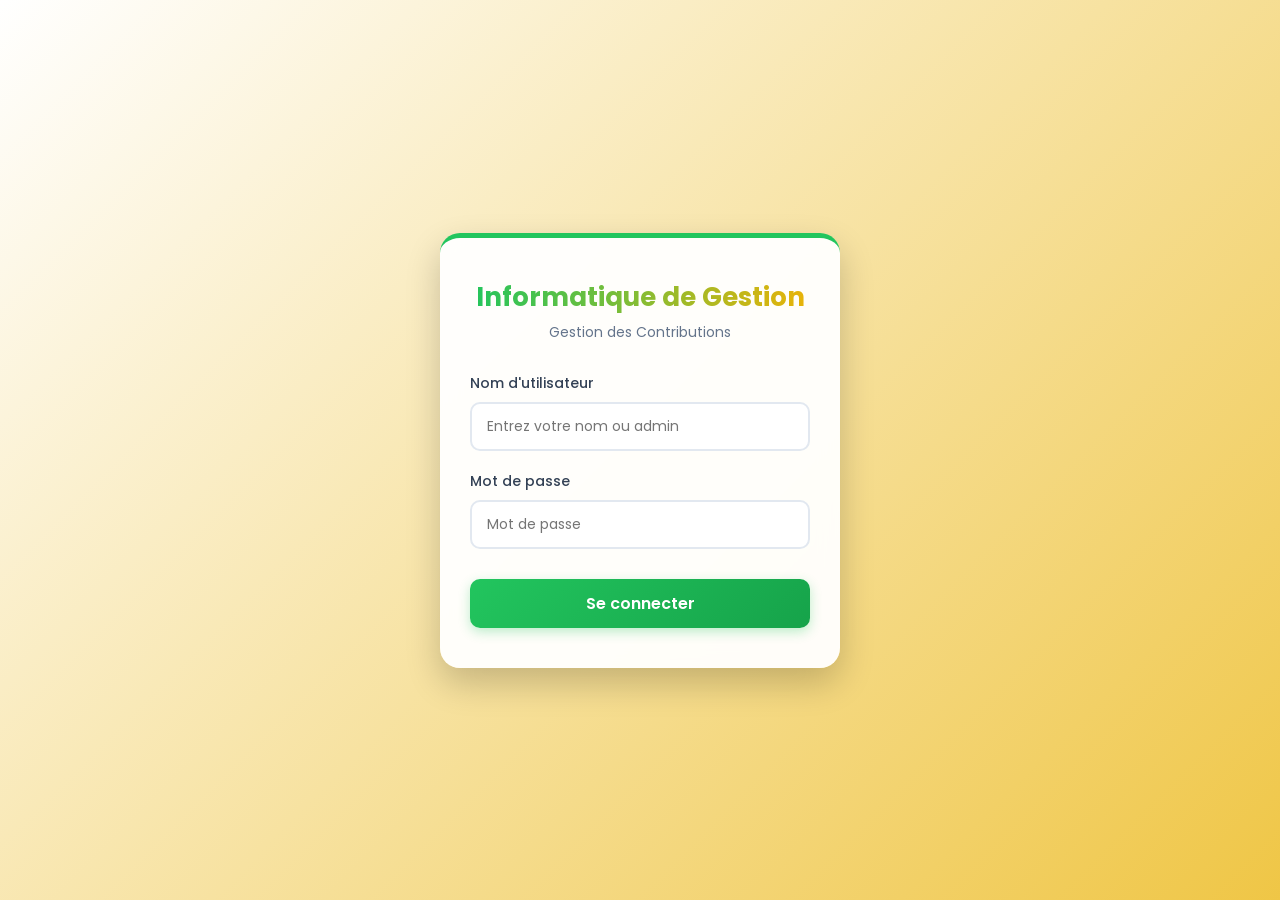
<file: index.html>
<!DOCTYPE html>
<html lang="fr">
<head>
    <meta charset="UTF-8">
    <meta name="viewport" content="width=device-width, initial-scale=1.0">
    <title>Connexion - Gestion Auditoire L2 IG</title>
    <link rel="stylesheet" href="index.css">
</head>
<body class="body-connexion">

    <div class="login-card">
        <div class="login-header">
            <h2>Informatique de Gestion</h2>
            <p>Gestion des Contributions</p>
        </div>

        <form id="form-connexion">
            <div class="input-group">
                <label for="username">Nom d'utilisateur</label>
                <input type="text" id="username" placeholder="Entrez votre nom ou admin" required>
            </div>

            <div class="input-group">
                <label for="password">Mot de passe</label>
                <input type="password" id="password" placeholder="Mot de passe" required>
            </div>

            <button type="submit" class="btn-connexion">Se connecter</button>
        </form>
    </div>

    <script src="index.js"></script>
</body>
</html>
</file>
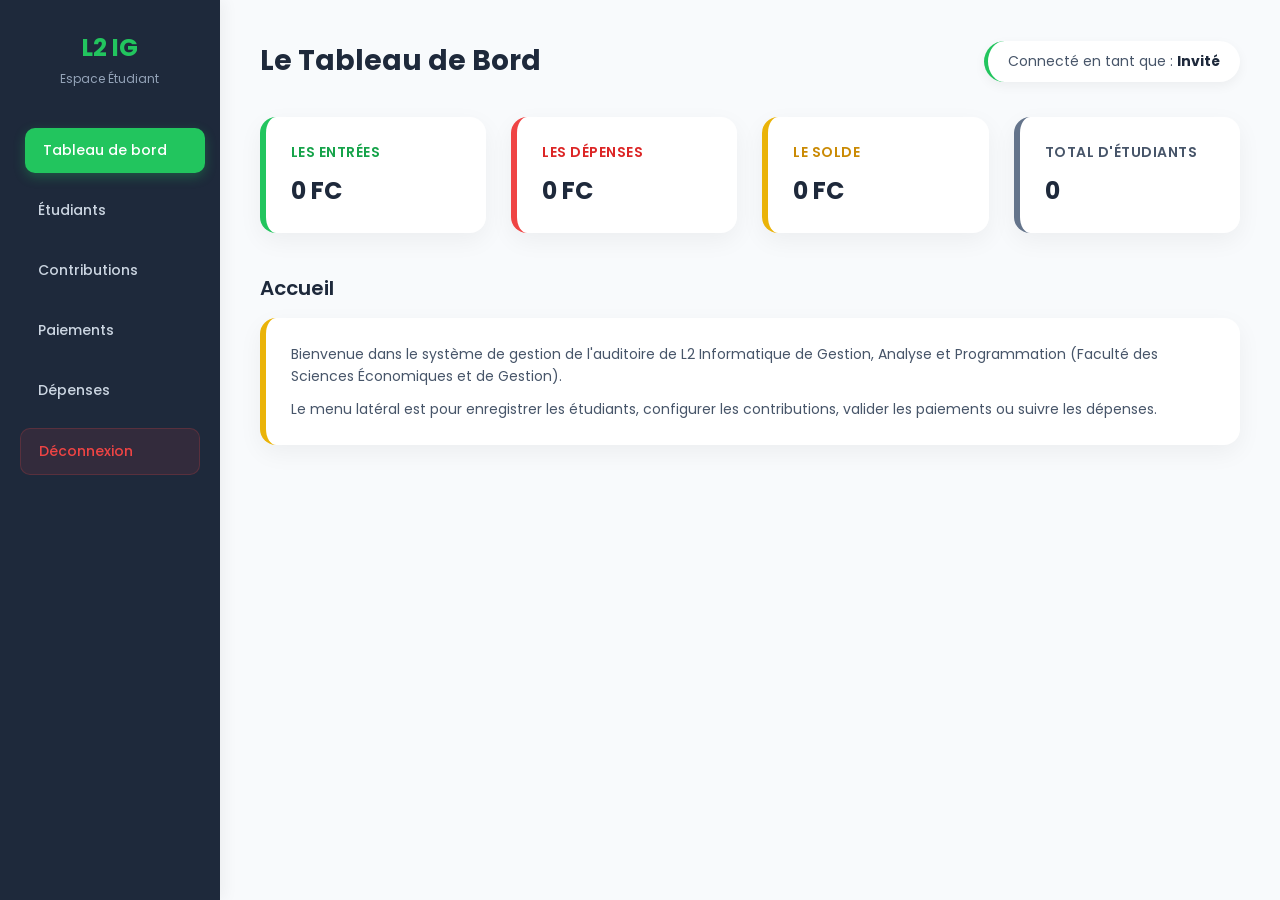
<file: acceuil.html>
<!DOCTYPE html>
<html lang="fr">
<head>
    <meta charset="UTF-8">
    <meta name="viewport" content="width=device-width, initial-scale=1.0">
    <title>Accueil - Gestion Auditoire L2 IG</title>
    <link rel="stylesheet" href="acceuil.css">
</head>
<body class="body-dashboard">

<!-- Barre de navigation latérale (Commune à tous les onglets) -->
<nav class="sidebar">
    <div class="sidebar-header">
        <h2>L2 IG</h2>
        <p id="sidebar-role-subtitle">La Gestion de Contributions</p>
    </div>
    <ul class="nav-links">
        <li><a href="acceuil.html" id="link-acceuil" class="active">Tableau de bord</a></li>
        <li><a href="etudiants.html" id="link-etudiants">Étudiants</a></li>
        <li><a href="contributions.html" id="link-contributions">Contributions</a></li>
        <li><a href="paiements.html" id="link-paiements">Paiements</a></li>
        <li><a href="depenses.html" id="link-depenses">Dépenses</a></li>
        <li><a href="index.html" id="btn-logout" class="logout-link">Déconnexion</a></li>
    </ul>
</nav>

<!-- Contenu Principal -->
<main class="main-content">
    <header class="dashboard-header">
        <h1>Le Tableau de Bord</h1>
        <div id="user-info" class="user-badge">
            <span>Connecté en tant que : <strong id="nom-utilisateur">Utilisateur</strong></span>
        </div>
    </header>

    <!-- Section des Cartes / Widgets de Statistiques (En Francs Congolais - FC) -->
    <section class="stats-container">
        <div class="card stat-card card-vert">
            <h3>Les Entrées</h3>
            <p id="total-entrees">0 FC</p>
        </div>

        <div class="card stat-card card-rouge">
            <h3>Les Dépenses</h3>
            <p id="total-sorties">0 FC</p>
        </div>

        <div class="card stat-card card-jaune">
            <h3>Le Solde</h3>
            <p id="solde-caisse">0 FC</p>
        </div>

        <div class="card stat-card card-blanc">
            <h3>Total d'Étudiants</h3>
            <p id="total-etudiants">0</p>
        </div>
    </section>

    <!-- Section d'Aperçu / Activités Récentes -->
    <section class="recent-section">
        <h2>Accueil</h2>
        <div class="card info-card">
            <p>Bienvenue dans le système de gestion de l'auditoire de L2 Informatique de Gestion, Analyse et Programmation (Faculté des Sciences Économiques et de Gestion).</p>
            <p>Le menu latéral est pour enregistrer les étudiants, configurer les contributions, valider les paiements ou suivre les dépenses.</p>
        </div>
    </section>
</main>

<!-- Script JavaScript externe pour l'accueil -->
<script src="acceuil.js"></script>
</body>
</html>
</file>
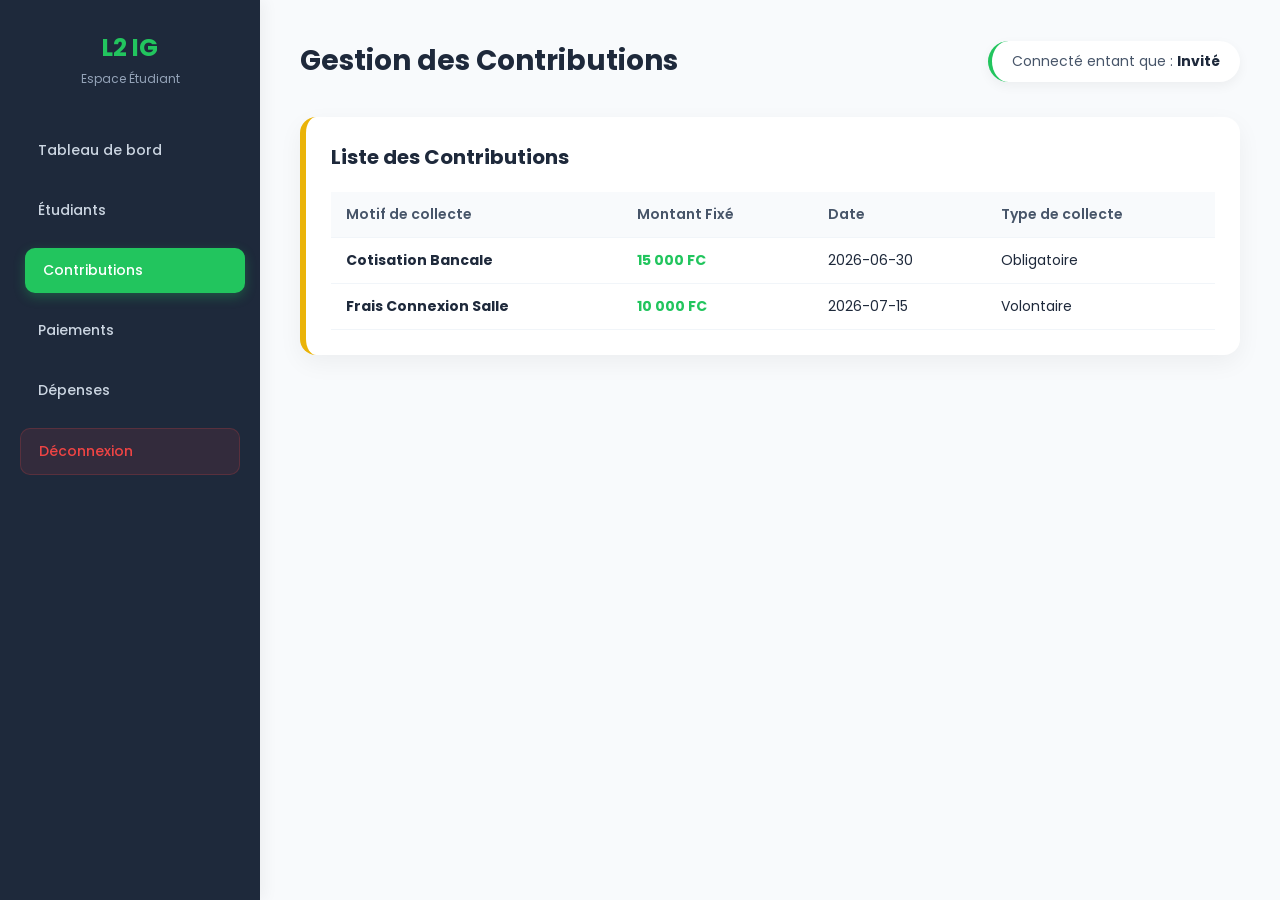
<file: contributions.html>
<!DOCTYPE html>
<html lang="fr">
<head>
    <meta charset="UTF-8">
    <meta name="viewport" content="width=device-width, initial-scale=1.0">
    <title>Contributions - Gestion Auditoire L2 IG</title>
    <link rel="stylesheet" href="etudiants.css"> <!-- On réutilise le même style global propre -->
</head>
<body class="body-dashboard">

<!-- Barre de navigation latérale -->
<nav class="sidebar">
    <div class="sidebar-header">
        <h2>L2 IG</h2>
        <p id="sidebar-role-subtitle">Gestion Contributions</p>
    </div>
    <ul class="nav-links">
        <li><a href="acceuil.html">Tableau de bord</a></li>
        <li><a href="etudiants.html">Étudiants</a></li>
        <li><a href="contributions.html" class="active">Contributions</a></li>
        <li><a href="paiements.html">Paiements</a></li>
        <li><a href="depenses.html">Dépenses</a></li>
        <li><a href="index.html" id="btn-logout" class="logout-link">Déconnexion</a></li>
    </ul>
</nav>

    <!-- Contenu Principal -->
    <main class="main-content">
        <header class="dashboard-header">
            <h1 id="page-main-title">Gestion des Contributions</h1>
            <div class="user-badge">
                <span>Connecté entant que : <strong id="user-role-label">L2 Informatique de Gestion</strong></span>
            </div>
        </header>

        <!-- Formulaire d'ajout / modification (Réservé à l'Admin) -->
        <section class="form-section card" id="admin-form-section" style="display: none;">
            <h3 id="form-title">Ajouter une nouvelle contribution</h3>
            <form id="form-contribution">
                <input type="hidden" id="edit-index" value="-1">
                
                <div class="form-grid">
                    <div class="input-group">
                        <label for="motif">Motif de collecte</label>
                        <input type="text" id="motif" placeholder="..........................................................................." required>
                    </div>
                    <div class="input-group">
                        <label for="montant">Montant fixé</label>
                        <input type="number" step="0.01" id="montant" placeholder="........................................................................." required>
                    </div>
                    <div class="input-group">
                        <label for="date">Date limite</label>
                        <input type="date" id="date" required>
                    </div>
                    <div class="input-group">
                        <label for="type">Type de contribution</label>
                        <select id="type">
                            <option value="Obligatoire">Obligatoire</option>
                            <option value="Facultatif">Volontaire</option>
                        </select>
                    </div>
                </div>

                <div class="form-actions">
                    <button type="button" id="btn-annuler" class="btn-secondary" style="display:none;">Annuler</button>
                    <button type="submit" class="btn-principal" id="btn-submit">Enregistrer la contribution</button>
                </div>
            </form>
        </section>

        <!-- Tableau de la liste des contributions -->
        <section class="table-section card">
            <h3 id="table-title">Liste des Contributions</h3>
            <div class="table-responsive">
                <table>
                    <thead>
                        <tr>
                            <th>Motif de collecte</th>
                            <th>Montant Fixé</th>
                            <th>Date</th>
                            <th>Type de collecte</th>
                            <th id="th-actions">Actions</th>
                        </tr>
                    </thead>
                    <tbody id="liste-contributions">
                        <!-- Rempli dynamiquement par JS -->
                    </tbody>
                </table>
            </div>
        </section>
    </main>

    <script src="contributions.js"></script>
</body>
</html>
</file>
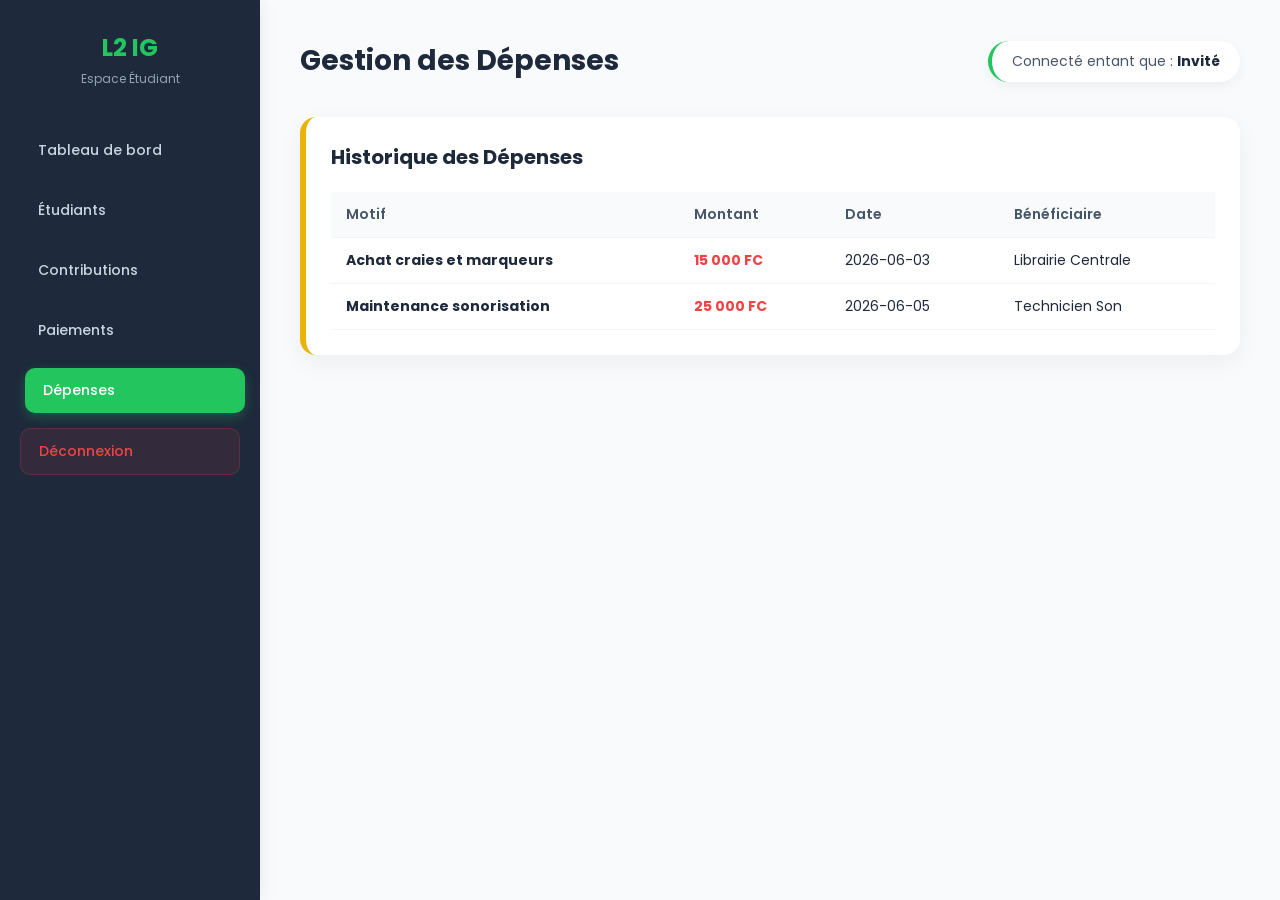
<file: depenses.html>
<!DOCTYPE html>
<html lang="fr">
<head>
    <meta charset="UTF-8">
    <meta name="viewport" content="width=device-width, initial-scale=1.0">
    <title>Dépenses - Gestion Auditoire L2 IG</title>
    <link rel="stylesheet" href="depenses.css">
</head>
<body class="body-dashboard">

<!-- Barre de navigation latérale -->
<nav class="sidebar">
    <div class="sidebar-header">
        <h2>L2 IG</h2>
        <p id="sidebar-role-subtitle">Gestion de Dépenses</p>
    </div>
    <ul class="nav-links">
        <li><a href="acceuil.html">Tableau de bord</a></li>
        <li><a href="etudiants.html">Étudiants</a></li>
        <li><a href="contributions.html">Contributions</a></li>
        <li><a href="paiements.html">Paiements</a></li>
        <li><a href="depenses.html" class="active">Dépenses</a></li>
        <li><a href="index.html" id="btn-logout" class="logout-link">Déconnexion</a></li>
    </ul>
</nav>

    <!-- Contenu Principal -->
    <main class="main-content">
        <header class="dashboard-header">
            <h1 id="page-main-title">Gestion des Dépenses</h1>
            <div class="user-badge">
                <span>Connecté entant que : <strong id="user-role-label"></strong></span>
            </div>
        </header>

        <!-- Formulaire d'enregistrement / modification (Admin uniquement) -->
        <section class="form-section card" id="admin-form-section" style="display: none;">
            <h3 id="form-title">Enregistrer une nouvelle dépense</h3>
            <form id="form-depense">
                <input type="hidden" id="edit-index" value="-1">
                
                <div class="form-grid">
                    <div class="input-group">
                        <label for="motif">Motif de la dépense</label>
                        <input type="text" id="motif" placeholder="............................................................................." required>
                    </div>

                    <div class="input-group">
                        <label for="montant">Montant</label>
                        <input type="number" step="0.01" id="montant" placeholder="............................................................................" required>
                    </div>

                    <div class="input-group">
                        <label for="date">Date de la dépense</label>
                        <input type="date" id="date" required>
                    </div>

                    <div class="input-group">
                        <label for="beneficiaire">Bénéficiaire</label>
                        <input type="text" id="beneficiaire" placeholder="........................................................................" required>
                    </div>
                </div>

                <div class="form-actions">
                    <button type="button" id="btn-annuler" class="btn-secondary" style="display:none;">Annuler</button>
                    <button type="submit" class="btn-principal" id="btn-submit">Enregistrer la dépense</button>
                </div>
            </form>
        </section>

        <!-- Tableau de la liste des dépenses -->
        <section class="table-section card">
            <h3 id="table-title">Historique des Dépenses</h3>
            <div class="table-responsive">
                <table>
                    <thead>
                        <tr>
                            <th>Motif</th>
                            <th>Montant</th>
                            <th>Date</th>
                            <th>Bénéficiaire</th>
                            <th id="th-actions">Actions</th>
                        </tr>
                    </thead>
                    <tbody id="liste-depenses">
                        <!-- Rempli dynamiquement par JS -->
                    </tbody>
                </table>
            </div>
        </section>
    </main>

    <script src="depenses.js"></script>
</body>
</html>
</file>
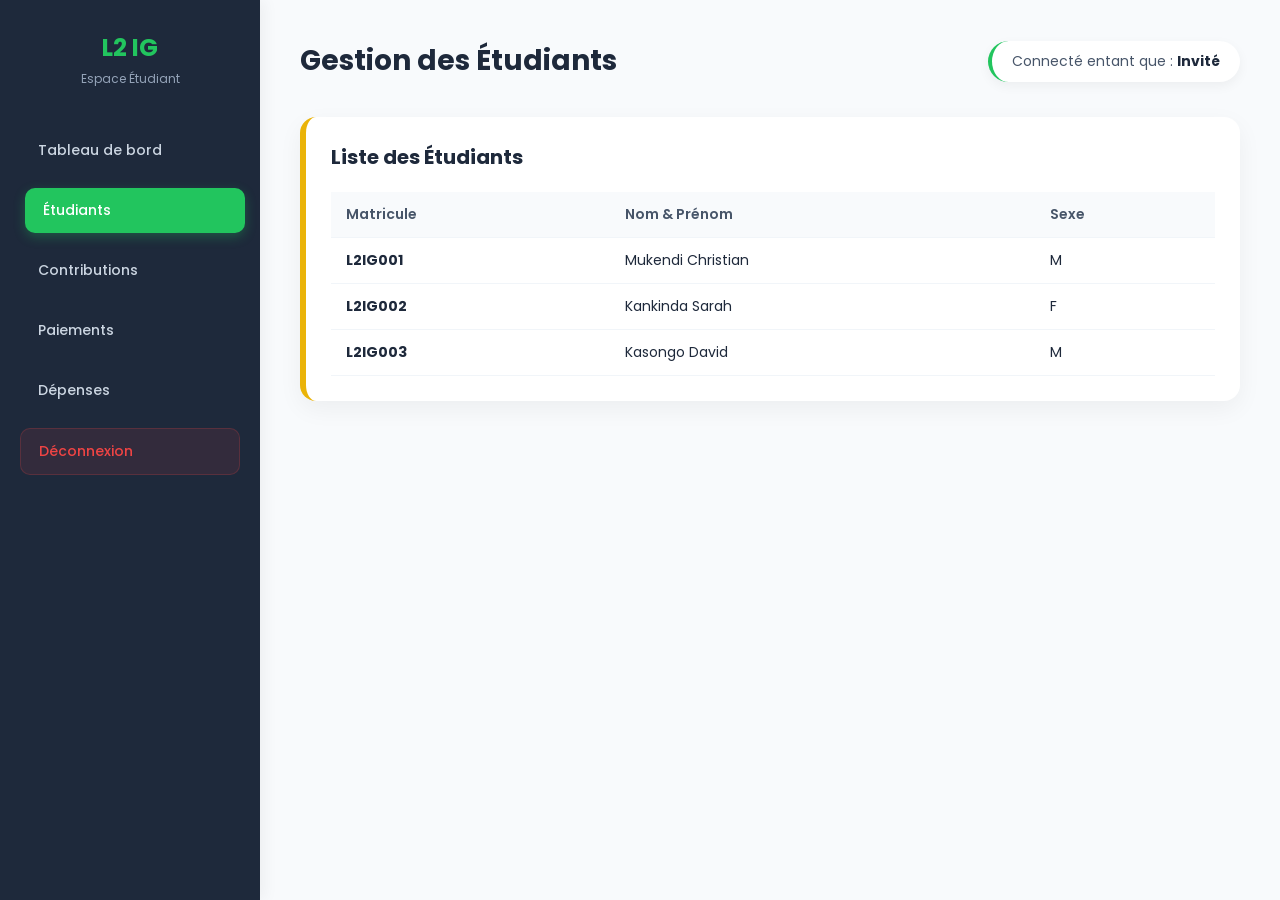
<file: etudiants.html>
<!DOCTYPE html>
<html lang="fr">
<head>
    <meta charset="UTF-8">
    <meta name="viewport" content="width=device-width, initial-scale=1.0">
    <title>Étudiants - Gestion Auditoire L2 IG</title>
    <link rel="stylesheet" href="etudiants.css">
</head>
<body class="body-dashboard">

<!-- Barre de navigation latérale -->
<nav class="sidebar">
    <div class="sidebar-header">
        <h2>L2 IG</h2>
        <p id="sidebar-role-subtitle">Gestion Contributions</p>
    </div>
    <ul class="nav-links">
        <li><a href="acceuil.html">Tableau de bord</a></li>
        <li><a href="etudiants.html" class="active">Étudiants</a></li>
        <li><a href="contributions.html">Contributions</a></li>
        <li><a href="paiements.html">Paiements</a></li>
        <li><a href="depenses.html">Dépenses</a></li>
        <li><a href="index.html" id="btn-logout" class="logout-link">Déconnexion</a></li>
    </ul>
</nav>

    <!-- Contenu Principal -->
    <main class="main-content">
        <header class="dashboard-header">
            <h1 id="page-main-title">Gestion des Étudiants</h1>
            <div class="user-badge">
                <span>Connecté entant que : <strong id="user-role-label">L2 Informatique Gestion</strong></span>
            </div>
        </header>

        <!-- Formulaire d'ajout / modification (Réservé à l'Admin) -->
        <section class="form-section card" id="admin-form-section" style="display: none;">
            <h3 id="form-title">Ajouter un nouvel étudiant</h3>
            <form id="form-etudiant">
                <input type="hidden" id="edit-index" value="-1">
                
                <div class="form-grid">
                    <div class="input-group">
                        <label for="matricule">Matricule</label>
                        <input type="text" id="matricule" placeholder="00125" required>
                    </div>
                    <div class="input-group">
                        <label for="nom">Nom</label>
                        <input type="text" id="nom" placeholder="Nom" required>
                    </div>
                    <div class="input-group">
                        <label for="prenom">Prénom</label>
                        <input type="text" id="prenom" placeholder="Prénom" required>
                    </div>
                    <div class="input-group">
                        <label for="sexe">Sexe</label>
                        <select id="sexe">
                            <option value="M">Masculin</option>
                            <option value="F">Féminin</option>
                        </select>
                    </div>
                </div>

                <div class="form-actions">
                    <button type="button" id="btn-annuler" class="btn-secondary" style="display:none;">Annuler</button>
                    <button type="submit" class="btn-principal" id="btn-submit">Enregistrer l'étudiant</button>
                </div>
            </form>
        </section>

        <!-- Tableau de la liste des étudiants -->
        <section class="table-section card">
            <h3 id="table-title">Liste des Étudiants</h3>
            <div class="table-responsive">
                <table>
                    <thead>
                        <tr>
                            <th>Matricule</th>
                            <th>Nom & Prénom</th>
                            <th>Sexe</th>
                            <th id="th-actions">Actions</th>
                        </tr>
                    </thead>
                    <tbody id="liste-etudiants">
                        <!-- Rempli dynamiquement par JS -->
                    </tbody>
                </table>
            </div>
        </section>
    </main>

    <!-- Modal pour les "Détails / Voir plus" -->
    <div id="modal-details" class="modal">
        <div class="modal-content">
            <span class="close-btn" onclick="fermerModal()">&times;</span>
            <h2 style="color: var(--vert-principal, #2e7d32); margin-top: 0;">Profil de l'Étudiant</h2>
            <div id="modal-body"></div>
        </div>
    </div>

    <script src="etudiants.js"></script>
</body>
</html>
</file>
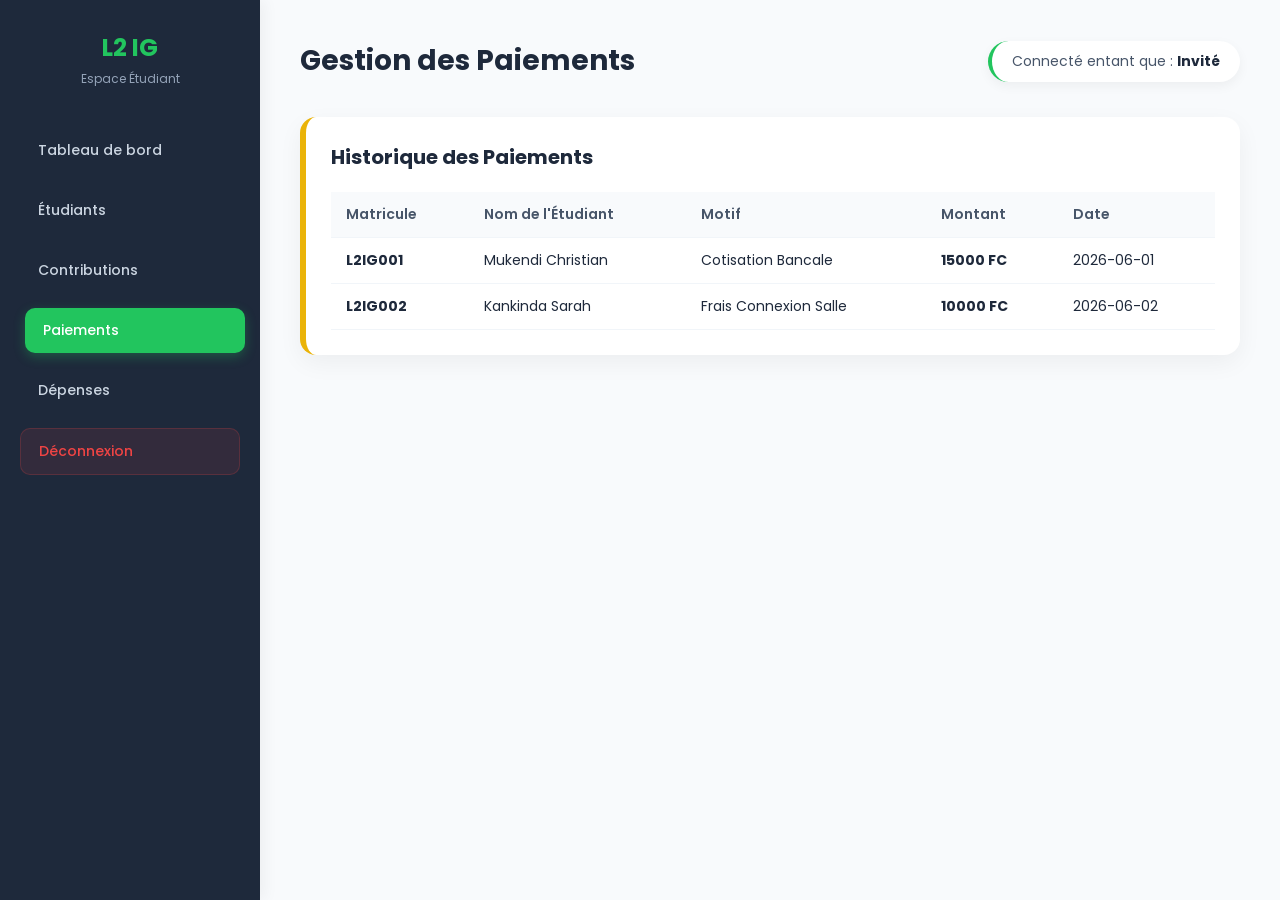
<file: paiements.html>
<!DOCTYPE html>
<html lang="fr">
<head>
    <meta charset="UTF-8">
    <meta name="viewport" content="width=device-width, initial-scale=1.0">
    <title>Paiements - Gestion Auditoire L2 IG</title>
    <link rel="stylesheet" href="paiements.css">
</head>
<body class="body-dashboard">

<!-- Barre de navigation latérale -->
<nav class="sidebar">
    <div class="sidebar-header">
        <h2>L2 IG</h2>
        <p id="sidebar-role-subtitle">Gestion Contributions</p>
    </div>
    <ul class="nav-links">
        <li><a href="acceuil.html">Tableau de bord</a></li>
        <li><a href="etudiants.html">Étudiants</a></li>
        <li><a href="contributions.html">Contributions</a></li>
        <li><a href="paiements.html" class="active">Paiements</a></li>
        <li><a href="depenses.html">Dépenses</a></li>
        <li><a href="connexion.html" id="btn-logout" class="logout-link">Déconnexion</a></li>
    </ul>
</nav>

    <!-- Contenu Principal -->
    <main class="main-content">
        <header class="dashboard-header">
            <h1 id="page-main-title">Gestion des Paiements</h1>
            <div class="user-badge">
                <span>Connecté entant que : <strong id="user-role-label">L2 Informatique de Gestion</strong></span>
            </div>
        </header>

        <!-- Formulaire d'enregistrement / modification d'un paiement -->
        <section class="form-section card" id="form-paiement-section">
            <h3 id="form-title">Enregistrer un nouveau paiement</h3>
            <form id="form-paiement">
                <input type="hidden" id="edit-index" value="-1">
                
                <div class="form-grid">
                    <div class="input-group" id="group-etudiant-select">
                        <label for="etudiant-select">Étudiant</label>
                        <select id="etudiant-select" required>
                            <option value="">-- Choisir un étudiant --</option>
                        </select>
                    </div>

                    <div class="input-group">
                        <label for="contribution-select">Motif de contribution</label>
                        <select id="contribution-select" required>
                            <option value="">-- Choisir un contribution --</option>
                        </select>
                    </div>

                    <div class="input-group">
                        <label for="montant">Montant versé ($)</label>
                        <input type="number" step="0.01" id="montant" placeholder="..........................................................................." required>
                    </div>

                    <div class="input-group">
                        <label for="date-paiement">Date du paiement</label>
                        <input type="date" id="date-paiement" required>
                    </div>
                </div>

                <div class="form-actions">
                    <button type="button" id="btn-annuler" class="btn-secondary" style="display:none;">Annuler</button>
                    <button type="submit" class="btn-principal" id="btn-submit">Valider le paiement</button>
                </div>
            </form>
        </section>

        <!-- Tableau de l'historique des paiements -->
        <section class="table-section card">
            <h3 id="table-title">Historique des Paiements</h3>
            <div class="table-responsive">
                <table>
                    <thead>
                        <tr>
                            <th>Matricule</th>
                            <th>Nom de l'Étudiant</th>
                            <th>Motif </th>
                            <th>Montant</th>
                            <th>Date</th>
                            <th id="th-actions">Actions</th>
                        </tr>
                    </thead>
                    <tbody id="liste-paiements">
                        <!-- Rempli dynamiquement par JS -->
                    </tbody>
                </table>
            </div>
        </section>
    </main>

    <script src="paiements.js"></script>
</body>
</html>
</file>
<file: index.css>
/* Importation d'une police moderne */
@import url('https://fonts.googleapis.com/css2?family=Poppins:wght@300;400;500;600;700&display=swap');

* {
    margin: 0;
    padding: 0;
    box-sizing: border-box;
    font-family: 'Poppins', sans-serif;
}

/* Arrière-plan animé utilisant tes couleurs : vert, rouge, jaune et blanc */
.body-connexion {
    min-height: 100vh;
    display: flex;
    justify-content: center;
    align-items: center;
    background: linear-gradient(-45deg, #22c55e, #ef4444, #eab308, #ffffff);
    background-size: 400% 400%;
    animation: gradientBG 12s ease infinite;
    overflow: hidden;
}

@keyframes gradientBG {
    0% { background-position: 0% 50%; }
    50% { background-position: 100% 50%; }
    100% { background-position: 0% 50%; }
}

/* Carte de connexion élégante sur fond blanc/transparent */
.login-card {
    background: rgba(255, 255, 255, 0.95);
    padding: 40px 30px;
    border-radius: 20px;
    box-shadow: 0 15px 35px rgba(0, 0, 0, 0.2);
    width: 100%;
    max-width: 400px;
    backdrop-filter: blur(10px);
    transform: translateY(30px);
    opacity: 0;
    animation: fadeInUp 0.8s cubic-bezier(0.16, 1, 0.3, 1) forwards;
    border-top: 5px solid #22c55e; /* Touche de vert */
}

@keyframes fadeInUp {
    to {
        transform: translateY(0);
        opacity: 1;
    }
}

.login-header {
    text-align: center;
    margin-bottom: 30px;
}

.login-header h2 {
    color: #1e293b;
    font-size: 26px;
    font-weight: 700;
    margin-bottom: 5px;
    /* Dégradé basé sur le vert et le rouge/jaune de ta palette */
    background: linear-gradient(to right, #22c55e, #eab308);
    background-clip: text;
    -webkit-background-clip: text;
    -webkit-text-fill-color: transparent;
}

.login-header p {
    color: #64748b;
    font-size: 14px;
}

/* Groupes de champs de saisie */
.input-group {
    margin-bottom: 20px;
    position: relative;
}

.input-group label {
    display: block;
    margin-bottom: 8px;
    color: #334155;
    font-size: 14px;
    font-weight: 500;
}

.input-group input {
    width: 100%;
    padding: 12px 15px;
    border: 2px solid #e2e8f0;
    border-radius: 10px;
    font-size: 14px;
    outline: none;
    transition: all 0.3s ease;
    background: #ffffff; /* Fond blanc */
}

/* Effet au focus : utilise le vert de ta palette */
.input-group input:focus {
    border-color: #22c55e;
    box-shadow: 0 0 0 4px rgba(34, 197, 94, 0.15);
}

/* Bouton de connexion : dégradé vert vers jaune/rouge selon les goûts, ici basé sur le vert */
.btn-connexion {
    width: 100%;
    padding: 12px;
    border: none;
    border-radius: 10px;
    background: linear-gradient(135deg, #22c55e 0%, #16a34a 100%);
    color: white; /* Blanc */
    font-size: 16px;
    font-weight: 600;
    cursor: pointer;
    transition: all 0.3s ease;
    box-shadow: 0 4px 12px rgba(34, 197, 94, 0.3);
    margin-top: 10px;
}

.btn-connexion:hover {
    transform: translateY(-2px);
    box-shadow: 0 6px 20px rgba(34, 197, 94, 0.4);
    background: linear-gradient(135deg, #16a34a 0%, #15803d 100%);
}

.btn-connexion:active {
    transform: translateY(0);
}

/* Message d'erreur utilisant le rouge */
.error-msg {
    color: #ef4444; /* Rouge */
    font-size: 12px;
    text-align: center;
    margin-top: 10px;
    animation: shake 0.4s ease-in-out;
}

@keyframes shake {
    0%, 100% { transform: translateX(0); }
    20%, 60% { transform: translateX(-5px); }
    40%, 80% { transform: translateX(5px); }
}
/* Adaptation mobile */
@media (max-width: 768px) {
    body.body-connexion {
      padding: 15px;
    }
  
    .login-card {
      width: 100% !important;
      max-width: 100% !important;
      padding: 20px;
      box-sizing: border-box;
    }
  
    .input-group input, 
    .btn-connexion {
      width: 100%;
      font-size: 16px; /* Empêche le zoom automatique sur iPhone/Android */
      padding: 12px;
      box-sizing: border-box;
    }
  }
</file>
<file: acceuil.css>
@import url('https://fonts.googleapis.com/css2?family=Poppins:wght@300;400;500;600;700&display=swap');

* {
    margin: 0;
    padding: 0;
    box-sizing: border-box;
    font-family: 'Poppins', sans-serif;
}

body.body-dashboard {
    display: flex;
    min-height: 100vh;
    background-color: #f8fafc;
    overflow-x: hidden;
}

/* --- Barre de navigation latérale (Sidebar) --- */
.sidebar {
    width: 260px;
    background: #1e293b;
    color: white;
    display: flex;
    flex-direction: column;
    justify-content: space-between;
    padding: 30px 20px;
    box-shadow: 4px 0 15px rgba(0, 0, 0, 0.05);
    transition: all 0.3s ease;
    z-index: 10;
}

.sidebar-header {
    text-align: center;
    margin-bottom: 40px;
}

.sidebar-header h2 {
    font-size: 24px;
    font-weight: 700;
    color: #22c55e; /* Vert */
    margin-bottom: 5px;
}

.sidebar-header p {
    font-size: 12px;
    color: #94a3b8;
}

.nav-links {
    list-style: none;
    flex-grow: 1;
}

.nav-links li {
    margin-bottom: 15px;
}

.nav-links a {
    display: block;
    padding: 12px 18px;
    color: #cbd5e1;
    text-decoration: none;
    font-size: 14px;
    font-weight: 500;
    border-radius: 10px;
    transition: all 0.3s ease;
}

.nav-links a:hover, .nav-links a.active {
    background: #22c55e; /* Vert */
    color: white;
    transform: translateX(5px);
    box-shadow: 0 4px 12px rgba(34, 197, 94, 0.3);
}

.logout-link {
    background: rgba(239, 68, 68, 0.1);
    color: #ef4444 !important; /* Rouge */
    border: 1px solid rgba(239, 68, 68, 0.2);
}

.logout-link:hover {
    background: #ef4444 !important;
    color: white !important;
    box-shadow: 0 4px 12px rgba(239, 68, 68, 0.3) !important;
}

/* --- Contenu Principal avec animation d'apparition --- */
.main-content {
    flex-grow: 1;
    padding: 40px;
    animation: fadeIn 0.8s cubic-bezier(0.16, 1, 0.3, 1) forwards;
}

@keyframes fadeIn {
    from { opacity: 0; transform: translateY(15px); }
    to { opacity: 1; transform: translateY(0); }
}

.dashboard-header {
    display: flex;
    justify-content: space-between;
    align-items: center;
    margin-bottom: 35px;
    flex-wrap: wrap;
    gap: 15px;
}

.dashboard-header h1 {
    font-size: 28px;
    font-weight: 700;
    color: #1e293b;
}

.user-badge {
    background: white;
    padding: 10px 20px;
    border-radius: 30px;
    box-shadow: 0 4px 12px rgba(0,0,0,0.05);
    font-size: 14px;
    color: #475569;
    border-left: 4px solid #22c55e;
}

.user-badge strong {
    color: #1e293b;
}

/* --- Section des Cartes / Widgets de Statistiques --- */
.stats-container {
    display: grid;
    grid-template-columns: repeat(auto-fit, minmax(220px, 1fr));
    gap: 25px;
    margin-bottom: 40px;
}

.card {
    background: white;
    padding: 25px;
    border-radius: 16px;
    box-shadow: 0 8px 25px rgba(0, 0, 0, 0.05);
    transition: all 0.3s ease;
    position: relative;
    overflow: hidden;
}

.card:hover {
    transform: translateY(-5px);
    box-shadow: 0 12px 30px rgba(0, 0, 0, 0.08);
}

/* Effets de couleur basés sur votre palette : Vert, Rouge, Jaune, Blanc */
.card-vert {
    border-left: 6px solid #22c55e;
}
.card-vert h3 { color: #16a34a; }

.card-rouge {
    border-left: 6px solid #ef4444;
}
.card-rouge h3 { color: #dc2626; }

.card-jaune {
    border-left: 6px solid #eab308;
}
.card-jaune h3 { color: #ca8a04; }

.card-blanc {
    border-left: 6px solid #64748b;
    background: #ffffff;
}
.card-blanc h3 { color: #475569; }

.stat-card h3 {
    font-size: 14px;
    font-weight: 600;
    text-transform: uppercase;
    letter-spacing: 0.5px;
    margin-bottom: 10px;
}

.stat-card p {
    font-size: 24px;
    font-weight: 700;
    color: #1e293b;
}

/* --- Section d'Aperçu / Informations --- */
.recent-section h2 {
    font-size: 20px;
    font-weight: 600;
    color: #1e293b;
    margin-bottom: 15px;
}

.info-card {
    background: white;
    border-left: 6px solid #eab308; /* Touche de jaune */
}

.info-card p {
    color: #475569;
    font-size: 14px;
    line-height: 1.6;
    margin-bottom: 10px;
}

.info-card p:last-child {
    margin-bottom: 0;
}
</file>
<file: etudiants.css>
@import url('https://fonts.googleapis.com/css2?family=Poppins:wght@300;400;500;600;700&display=swap');

* {
    margin: 0;
    padding: 0;
    box-sizing: border-box;
    font-family: 'Poppins', sans-serif;
}

body.body-dashboard {
    display: flex;
    min-height: 100vh;
    background-color: #f8fafc;
    overflow-x: hidden;
}

/* --- Barre de navigation latérale (Sidebar) --- */
.sidebar {
    width: 260px;
    background: #1e293b;
    color: white;
    display: flex;
    flex-direction: column;
    justify-content: space-between;
    padding: 30px 20px;
    box-shadow: 4px 0 15px rgba(0, 0, 0, 0.05);
    z-index: 10;
}

.sidebar-header {
    text-align: center;
    margin-bottom: 40px;
}

.sidebar-header h2 {
    font-size: 24px;
    font-weight: 700;
    color: #22c55e; /* Vert */
    margin-bottom: 5px;
}

.sidebar-header p {
    font-size: 12px;
    color: #94a3b8;
}

.nav-links {
    list-style: none;
    flex-grow: 1;
}

.nav-links li {
    margin-bottom: 15px;
}

.nav-links a {
    display: block;
    padding: 12px 18px;
    color: #cbd5e1;
    text-decoration: none;
    font-size: 14px;
    font-weight: 500;
    border-radius: 10px;
    transition: all 0.3s ease;
}

.nav-links a:hover, .nav-links a.active {
    background: #22c55e; /* Vert */
    color: white;
    transform: translateX(5px);
    box-shadow: 0 4px 12px rgba(34, 197, 94, 0.3);
}

.logout-link {
    background: rgba(239, 68, 68, 0.1);
    color: #ef4444 !important; /* Rouge */
    border: 1px solid rgba(239, 68, 68, 0.2);
}

.logout-link:hover {
    background: #ef4444 !important;
    color: white !important;
    box-shadow: 0 4px 12px rgba(239, 68, 68, 0.3) !important;
}

/* --- Contenu Principal --- */
.main-content {
    flex-grow: 1;
    padding: 40px;
    animation: fadeIn 0.8s cubic-bezier(0.16, 1, 0.3, 1) forwards;
}

@keyframes fadeIn {
    from { opacity: 0; transform: translateY(15px); }
    to { opacity: 1; transform: translateY(0); }
}

.dashboard-header {
    display: flex;
    justify-content: space-between;
    align-items: center;
    margin-bottom: 35px;
    flex-wrap: wrap;
    gap: 15px;
}

.dashboard-header h1 {
    font-size: 28px;
    font-weight: 700;
    color: #1e293b;
}

.user-badge {
    background: white;
    padding: 10px 20px;
    border-radius: 30px;
    box-shadow: 0 4px 12px rgba(0,0,0,0.05);
    font-size: 14px;
    color: #475569;
    border-left: 4px solid #22c55e;
}

.user-badge strong {
    color: #1e293b;
}

/* --- Cartes / Conteneurs --- */
.card {
    background: white;
    padding: 25px;
    border-radius: 16px;
    box-shadow: 0 8px 25px rgba(0, 0, 0, 0.05);
    margin-bottom: 30px;
}

.form-section {
    border-left: 6px solid #22c55e; /* Vert */
}

.form-section h3 {
    margin-bottom: 20px;
    color: #1e293b;
    font-size: 20px;
}

.form-grid {
    display: grid;
    grid-template-columns: repeat(auto-fit, minmax(200px, 1fr));
    gap: 20px;
    margin-bottom: 20px;
}

.input-group label {
    display: block;
    margin-bottom: 8px;
    color: #475569;
    font-size: 13px;
    font-weight: 500;
}

.input-group input, .input-group select {
    width: 100%;
    padding: 10px 14px;
    border: 2px solid #e2e8f0;
    border-radius: 8px;
    font-size: 14px;
    outline: none;
    transition: all 0.3s ease;
}

.input-group input:focus, .input-group select:focus {
    border-color: #22c55e;
    box-shadow: 0 0 0 4px rgba(34, 197, 94, 0.15);
}

.form-actions {
    display: flex;
    gap: 15px;
}

.btn-principal {
    background: #22c55e;
    color: white;
    border: none;
    padding: 10px 20px;
    border-radius: 8px;
    font-weight: 600;
    cursor: pointer;
    transition: all 0.3s ease;
}

.btn-principal:hover {
    background: #16a34a;
    box-shadow: 0 4px 12px rgba(34, 197, 94, 0.3);
}

.btn-secondary {
    background: #e2e8f0;
    color: #475569;
    border: none;
    padding: 10px 20px;
    border-radius: 8px;
    font-weight: 600;
    cursor: pointer;
    transition: all 0.3s ease;
}

.btn-secondary:hover {
    background: #cbd5e1;
}

/* --- Tableau des étudiants --- */
.table-section {
    border-left: 6px solid #eab308; /* Jaune */
}

.table-section h3 {
    margin-bottom: 20px;
    color: #1e293b;
    font-size: 20px;
}

.table-responsive {
    overflow-x: auto;
}

table {
    width: 100%;
    border-collapse: collapse;
    text-align: left;
}

th, td {
    padding: 12px 15px;
    border-bottom: 1px solid #f1f5f9;
    font-size: 14px;
}

th {
    background: #f8fafc;
    color: #475569;
    font-weight: 600;
}

td {
    color: #1e293b;
}

tr:hover {
    background: #f8fafc;
}

/* Boutons d'action dans le tableau */
.btn-edit {
    background: #eab308;
    color: white;
    border: none;
    padding: 6px 12px;
    border-radius: 6px;
    cursor: pointer;
    font-size: 12px;
    font-weight: 500;
    margin-right: 5px;
    transition: all 0.3s ease;
}

.btn-edit:hover {
    background: #ca8a04;
}

.btn-delete {
    background: #ef4444;
    color: white;
    border: none;
    padding: 6px 12px;
    border-radius: 6px;
    cursor: pointer;
    font-size: 12px;
    font-weight: 500;
    transition: all 0.3s ease;
}

.btn-delete:hover {
    background: #dc2626;
}

/* --- Modal --- */
.modal {
    display: none;
    position: fixed;
    z-index: 100;
    left: 0;
    top: 0;
    width: 100%;
    height: 100%;
    background-color: rgba(0, 0, 0, 0.4);
    backdrop-filter: blur(5px);
    justify-content: center;
    align-items: center;
}

.modal-content {
    background: white;
    padding: 30px;
    border-radius: 16px;
    width: 100%;
    max-width: 400px;
    position: relative;
    box-shadow: 0 15px 35px rgba(0, 0, 0, 0.2);
    animation: scaleUp 0.3s ease forwards;
}

@keyframes scaleUp {
    from { transform: scale(0.8); opacity: 0; }
    to { transform: scale(1); opacity: 1; }
}

.close-btn {
    position: absolute;
    top: 15px;
    right: 20px;
    font-size: 24px;
    font-weight: bold;
    color: #94a3b8;
    cursor: pointer;
    transition: color 0.2s;
}

.close-btn:hover {
    color: #ef4444;
}
</file>
<file: depenses.css>
@import url('https://fonts.googleapis.com/css2?family=Poppins:wght@300;400;500;600;700&display=swap');

* {
    margin: 0;
    padding: 0;
    box-sizing: border-box;
    font-family: 'Poppins', sans-serif;
}

body.body-dashboard {
    display: flex;
    min-height: 100vh;
    background-color: #f8fafc;
    overflow-x: hidden;
}

/* --- Barre de navigation latérale (Sidebar) --- */
.sidebar {
    width: 260px;
    background: #1e293b;
    color: white;
    display: flex;
    flex-direction: column;
    justify-content: space-between;
    padding: 30px 20px;
    box-shadow: 4px 0 15px rgba(0, 0, 0, 0.05);
    z-index: 10;
}

.sidebar-header {
    text-align: center;
    margin-bottom: 40px;
}

.sidebar-header h2 {
    font-size: 24px;
    font-weight: 700;
    color: #22c55e; /* Vert */
    margin-bottom: 5px;
}

.sidebar-header p {
    font-size: 12px;
    color: #94a3b8;
}

.nav-links {
    list-style: none;
    flex-grow: 1;
}

.nav-links li {
    margin-bottom: 15px;
}

.nav-links a {
    display: block;
    padding: 12px 18px;
    color: #cbd5e1;
    text-decoration: none;
    font-size: 14px;
    font-weight: 500;
    border-radius: 10px;
    transition: all 0.3s ease;
}

.nav-links a:hover, .nav-links a.active {
    background: #22c55e; /* Vert */
    color: white;
    transform: translateX(5px);
    box-shadow: 0 4px 12px rgba(34, 197, 94, 0.3);
}

.logout-link {
    background: rgba(239, 68, 68, 0.1);
    color: #ef4444 !important; /* Rouge */
    border: 1px solid rgba(239, 68, 68, 0.2);
}

.logout-link:hover {
    background: #ef4444 !important;
    color: white !important;
    box-shadow: 0 4px 12px rgba(239, 68, 68, 0.3) !important;
}

/* --- Contenu Principal avec animation fluide --- */
.main-content {
    flex-grow: 1;
    padding: 40px;
    animation: fadeIn 0.8s cubic-bezier(0.16, 1, 0.3, 1) forwards;
}

@keyframes fadeIn {
    from { opacity: 0; transform: translateY(15px); }
    to { opacity: 1; transform: translateY(0); }
}

.dashboard-header {
    display: flex;
    justify-content: space-between;
    align-items: center;
    margin-bottom: 35px;
    flex-wrap: wrap;
    gap: 15px;
}

.dashboard-header h1 {
    font-size: 28px;
    font-weight: 700;
    color: #1e293b;
}

.user-badge {
    background: white;
    padding: 10px 20px;
    border-radius: 30px;
    box-shadow: 0 4px 12px rgba(0,0,0,0.05);
    font-size: 14px;
    color: #475569;
    border-left: 4px solid #22c55e;
}

.user-badge strong {
    color: #1e293b;
}

/* --- Cartes / Conteneurs --- */
.card {
    background: white;
    padding: 25px;
    border-radius: 16px;
    box-shadow: 0 8px 25px rgba(0, 0, 0, 0.05);
    margin-bottom: 30px;
}

.form-section {
    border-left: 6px solid #ef4444; /* Rouge pour les dépenses */
}

.form-section h3 {
    margin-bottom: 20px;
    color: #1e293b;
    font-size: 20px;
}

.form-grid {
    display: grid;
    grid-template-columns: repeat(auto-fit, minmax(220px, 1fr));
    gap: 20px;
    margin-bottom: 20px;
}

.input-group label {
    display: block;
    margin-bottom: 8px;
    color: #475569;
    font-size: 13px;
    font-weight: 500;
}

.input-group input, .input-group select {
    width: 100%;
    padding: 10px 14px;
    border: 2px solid #e2e8f0;
    border-radius: 8px;
    font-size: 14px;
    outline: none;
    transition: all 0.3s ease;
}

.input-group input:focus {
    border-color: #ef4444;
    box-shadow: 0 0 0 4px rgba(239, 68, 68, 0.15);
}

.form-actions {
    display: flex;
    gap: 15px;
}

.btn-principal {
    background: #ef4444; /* Rouge principal pour les dépenses */
    color: white;
    border: none;
    padding: 10px 20px;
    border-radius: 8px;
    font-weight: 600;
    cursor: pointer;
    transition: all 0.3s ease;
}

.btn-principal:hover {
    background: #dc2626;
    box-shadow: 0 4px 12px rgba(239, 68, 68, 0.3);
}

.btn-secondary {
    background: #e2e8f0;
    color: #475569;
    border: none;
    padding: 10px 20px;
    border-radius: 8px;
    font-weight: 600;
    cursor: pointer;
    transition: all 0.3s ease;
}

.btn-secondary:hover {
    background: #cbd5e1;
}

/* --- Tableau des dépenses --- */
.table-section {
    border-left: 6px solid #eab308; /* Jaune */
}

.table-section h3 {
    margin-bottom: 20px;
    color: #1e293b;
    font-size: 20px;
}

.table-responsive {
    overflow-x: auto;
}

table {
    width: 100%;
    border-collapse: collapse;
    text-align: left;
}

th, td {
    padding: 12px 15px;
    border-bottom: 1px solid #f1f5f9;
    font-size: 14px;
}

th {
    background: #f8fafc;
    color: #475569;
    font-weight: 600;
}

td {
    color: #1e293b;
}

tr:hover {
    background: #f8fafc;
}

/* Boutons d'action dans le tableau */
.btn-edit {
    background: #eab308;
    color: white;
    border: none;
    padding: 6px 12px;
    border-radius: 6px;
    cursor: pointer;
    font-size: 12px;
    font-weight: 500;
    margin-right: 5px;
    transition: all 0.3s ease;
}

.btn-edit:hover {
    background: #ca8a04;
}

.btn-delete {
    background: #ef4444;
    color: white;
    border: none;
    padding: 6px 12px;
    border-radius: 6px;
    cursor: pointer;
    font-size: 12px;
    font-weight: 500;
    transition: all 0.3s ease;
}

.btn-delete:hover {
    background: #dc2626;
}
</file>
<file: paiements.css>
@import url('https://fonts.googleapis.com/css2?family=Poppins:wght@300;400;500;600;700&display=swap');

* {
    margin: 0;
    padding: 0;
    box-sizing: border-box;
    font-family: 'Poppins', sans-serif;
}

body.body-dashboard {
    display: flex;
    min-height: 100vh;
    background-color: #f8fafc;
    overflow-x: hidden;
}

/* --- Barre de navigation latérale (Sidebar) --- */
.sidebar {
    width: 260px;
    background: #1e293b;
    color: white;
    display: flex;
    flex-direction: column;
    justify-content: space-between;
    padding: 30px 20px;
    box-shadow: 4px 0 15px rgba(0, 0, 0, 0.05);
    z-index: 10;
}

.sidebar-header {
    text-align: center;
    margin-bottom: 40px;
}

.sidebar-header h2 {
    font-size: 24px;
    font-weight: 700;
    color: #22c55e; /* Vert */
    margin-bottom: 5px;
}

.sidebar-header p {
    font-size: 12px;
    color: #94a3b8;
}

.nav-links {
    list-style: none;
    flex-grow: 1;
}

.nav-links li {
    margin-bottom: 15px;
}

.nav-links a {
    display: block;
    padding: 12px 18px;
    color: #cbd5e1;
    text-decoration: none;
    font-size: 14px;
    font-weight: 500;
    border-radius: 10px;
    transition: all 0.3s ease;
}

.nav-links a:hover, .nav-links a.active {
    background: #22c55e; /* Vert */
    color: white;
    transform: translateX(5px);
    box-shadow: 0 4px 12px rgba(34, 197, 94, 0.3);
}

.logout-link {
    background: rgba(239, 68, 68, 0.1);
    color: #ef4444 !important; /* Rouge */
    border: 1px solid rgba(239, 68, 68, 0.2);
}

.logout-link:hover {
    background: #ef4444 !important;
    color: white !important;
    box-shadow: 0 4px 12px rgba(239, 68, 68, 0.3) !important;
}

/* --- Contenu Principal --- */
.main-content {
    flex-grow: 1;
    padding: 40px;
    animation: fadeIn 0.8s cubic-bezier(0.16, 1, 0.3, 1) forwards;
}

@keyframes fadeIn {
    from { opacity: 0; transform: translateY(15px); }
    to { opacity: 1; transform: translateY(0); }
}

.dashboard-header {
    display: flex;
    justify-content: space-between;
    align-items: center;
    margin-bottom: 35px;
    flex-wrap: wrap;
    gap: 15px;
}

.dashboard-header h1 {
    font-size: 28px;
    font-weight: 700;
    color: #1e293b;
}

.user-badge {
    background: white;
    padding: 10px 20px;
    border-radius: 30px;
    box-shadow: 0 4px 12px rgba(0,0,0,0.05);
    font-size: 14px;
    color: #475569;
    border-left: 4px solid #22c55e;
}

.user-badge strong {
    color: #1e293b;
}

/* --- Cartes / Conteneurs --- */
.card {
    background: white;
    padding: 25px;
    border-radius: 16px;
    box-shadow: 0 8px 25px rgba(0, 0, 0, 0.05);
    margin-bottom: 30px;
}

.form-section {
    border-left: 6px solid #22c55e; /* Vert */
}

.form-section h3 {
    margin-bottom: 20px;
    color: #1e293b;
    font-size: 20px;
}

.form-grid {
    display: grid;
    grid-template-columns: repeat(auto-fit, minmax(220px, 1fr));
    gap: 20px;
    margin-bottom: 20px;
}

.input-group label {
    display: block;
    margin-bottom: 8px;
    color: #475569;
    font-size: 13px;
    font-weight: 500;
}

.input-group input, .input-group select {
    width: 100%;
    padding: 10px 14px;
    border: 2px solid #e2e8f0;
    border-radius: 8px;
    font-size: 14px;
    outline: none;
    transition: all 0.3s ease;
}

.input-group input:focus, .input-group select:focus {
    border-color: #22c55e;
    box-shadow: 0 0 0 4px rgba(34, 197, 94, 0.15);
}

.form-actions {
    display: flex;
    gap: 15px;
}

.btn-principal {
    background: #22c55e;
    color: white;
    border: none;
    padding: 10px 20px;
    border-radius: 8px;
    font-weight: 600;
    cursor: pointer;
    transition: all 0.3s ease;
}

.btn-principal:hover {
    background: #16a34a;
    box-shadow: 0 4px 12px rgba(34, 197, 94, 0.3);
}

.btn-secondary {
    background: #e2e8f0;
    color: #475569;
    border: none;
    padding: 10px 20px;
    border-radius: 8px;
    font-weight: 600;
    cursor: pointer;
    transition: all 0.3s ease;
}

.btn-secondary:hover {
    background: #cbd5e1;
}

/* --- Tableau des paiements --- */
.table-section {
    border-left: 6px solid #eab308; /* Jaune */
}

.table-section h3 {
    margin-bottom: 20px;
    color: #1e293b;
    font-size: 20px;
}

.table-responsive {
    overflow-x: auto;
}

table {
    width: 100%;
    border-collapse: collapse;
    text-align: left;
}

th, td {
    padding: 12px 15px;
    border-bottom: 1px solid #f1f5f9;
    font-size: 14px;
}

th {
    background: #f8fafc;
    color: #475569;
    font-weight: 600;
}

td {
    color: #1e293b;
}

tr:hover {
    background: #f8fafc;
}

/* Boutons d'action dans le tableau */
.btn-edit {
    background: #eab308;
    color: white;
    border: none;
    padding: 6px 12px;
    border-radius: 6px;
    cursor: pointer;
    font-size: 12px;
    font-weight: 500;
    margin-right: 5px;
    transition: all 0.3s ease;
}

.btn-edit:hover {
    background: #ca8a04;
}

.btn-delete {
    background: #ef4444;
    color: white;
    border: none;
    padding: 6px 12px;
    border-radius: 6px;
    cursor: pointer;
    font-size: 12px;
    font-weight: 500;
    transition: all 0.3s ease;
}

.btn-delete:hover {
    background: #dc2626;
}
</file>
